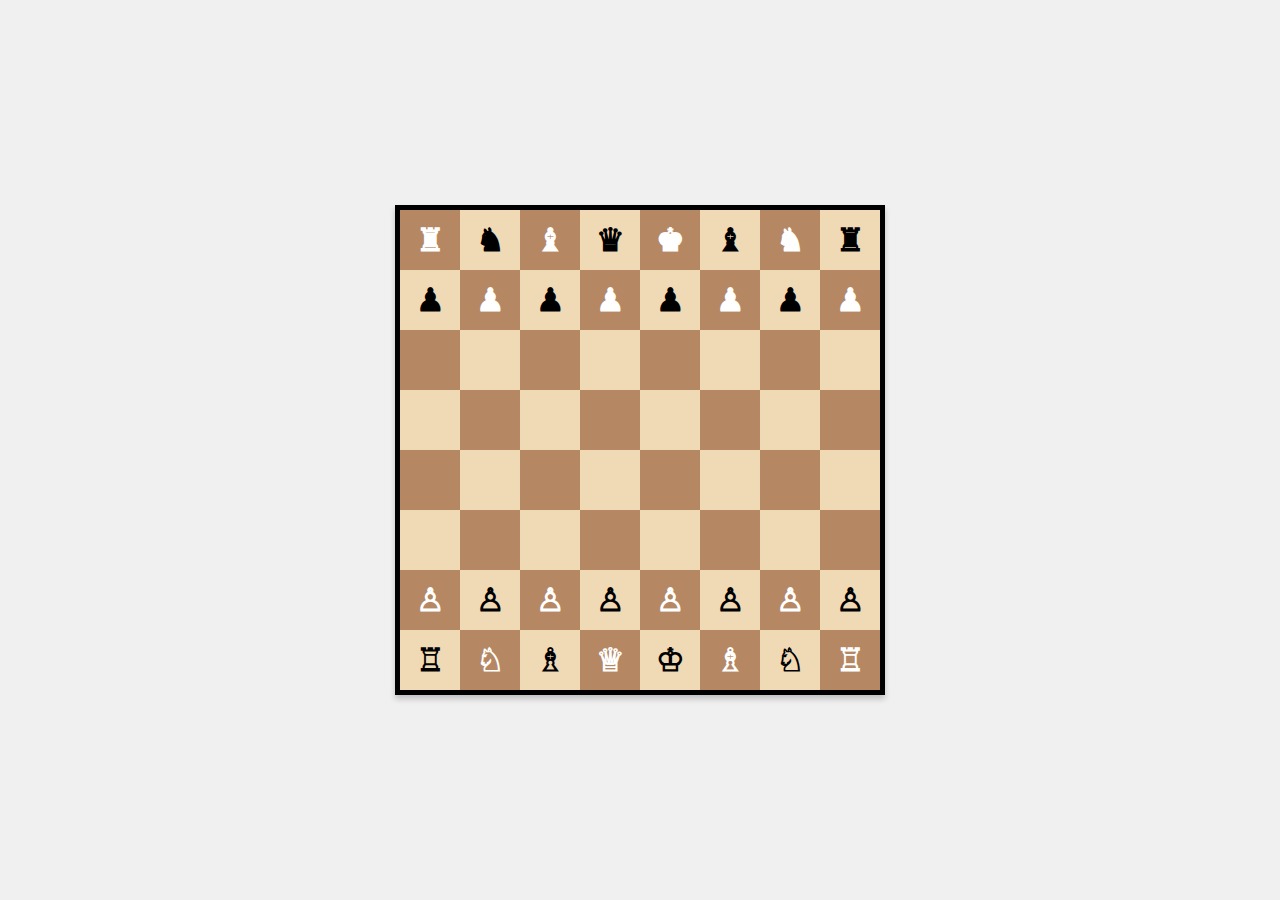
<file: res/templates/index.html>
<!DOCTYPE html>
<html lang="en">
<head>
    <meta charset="UTF-8" />
    <meta name="viewport" content="width=device-width, initial-scale=1.0" />
    <title>Chess Board with Pieces</title>
    <style>
        body {
            display: flex;
            justify-content: center;
            align-items: center;
            height: 100vh;
            margin: 0;
            background-color: #f0f0f0;
        }

        .chess-board {
            display: grid;
            grid-template-columns: repeat(8, 60px);
            grid-template-rows: repeat(8, 60px);
            border: 5px solid black;
            box-shadow: 0 4px 6px rgba(0, 0, 0, 0.2);
        }

        .square {
            width: 60px;
            height: 60px;
            display: flex;
            justify-content: center;
            align-items: center;
            font-size: 2rem;
            font-weight: bold;
            color: black;
        }

        .light {
            background-color: #f0d9b5;
        }

        .dark {
            background-color: #b58863;
            color: white; /* Chess pieces on dark squares */
        }
    </style>
</head>
<body>
<div class="chess-board">
    <!-- Row 1: Black pieces -->
    <div class="square dark">&#9820;</div>
    <div class="square light">&#9822;</div>
    <div class="square dark">&#9821;</div>
    <div class="square light">&#9819;</div>
    <div class="square dark">&#9818;</div>
    <div class="square light">&#9821;</div>
    <div class="square dark">&#9822;</div>
    <div class="square light">&#9820;</div>
    <!-- Row 2: Black pawns -->
    <div class="square light">&#9823;</div>
    <div class="square dark">&#9823;</div>
    <div class="square light">&#9823;</div>
    <div class="square dark">&#9823;</div>
    <div class="square light">&#9823;</div>
    <div class="square dark">&#9823;</div>
    <div class="square light">&#9823;</div>
    <div class="square dark">&#9823;</div>
    <!-- Row 3 to 6: Empty squares -->
    <div class="square dark"></div>
    <div class="square light"></div>
    <div class="square dark"></div>
    <div class="square light"></div>
    <div class="square dark"></div>
    <div class="square light"></div>
    <div class="square dark"></div>
    <div class="square light"></div>

    <div class="square light"></div>
    <div class="square dark"></div>
    <div class="square light"></div>
    <div class="square dark"></div>
    <div class="square light"></div>
    <div class="square dark"></div>
    <div class="square light"></div>
    <div class="square dark"></div>

    <div class="square dark"></div>
    <div class="square light"></div>
    <div class="square dark"></div>
    <div class="square light"></div>
    <div class="square dark"></div>
    <div class="square light"></div>
    <div class="square dark"></div>
    <div class="square light"></div>

    <div class="square light"></div>
    <div class="square dark"></div>
    <div class="square light"></div>
    <div class="square dark"></div>
    <div class="square light"></div>
    <div class="square dark"></div>
    <div class="square light"></div>
    <div class="square dark"></div>
    <!-- Row 7: White pawns -->
    <div class="square dark">&#9817;</div>
    <div class="square light">&#9817;</div>
    <div class="square dark">&#9817;</div>
    <div class="square light">&#9817;</div>
    <div class="square dark">&#9817;</div>
    <div class="square light">&#9817;</div>
    <div class="square dark">&#9817;</div>
    <div class="square light">&#9817;</div>
    <!-- Row 8: White pieces -->
    <div class="square light">&#9814;</div>
    <div class="square dark">&#9816;</div>
    <div class="square light">&#9815;</div>
    <div class="square dark">&#9813;</div>
    <div class="square light">&#9812;</div>
    <div class="square dark">&#9815;</div>
    <div class="square light">&#9816;</div>
    <div class="square dark">&#9814;</div>
</div>
</body>
</html>
</file>
